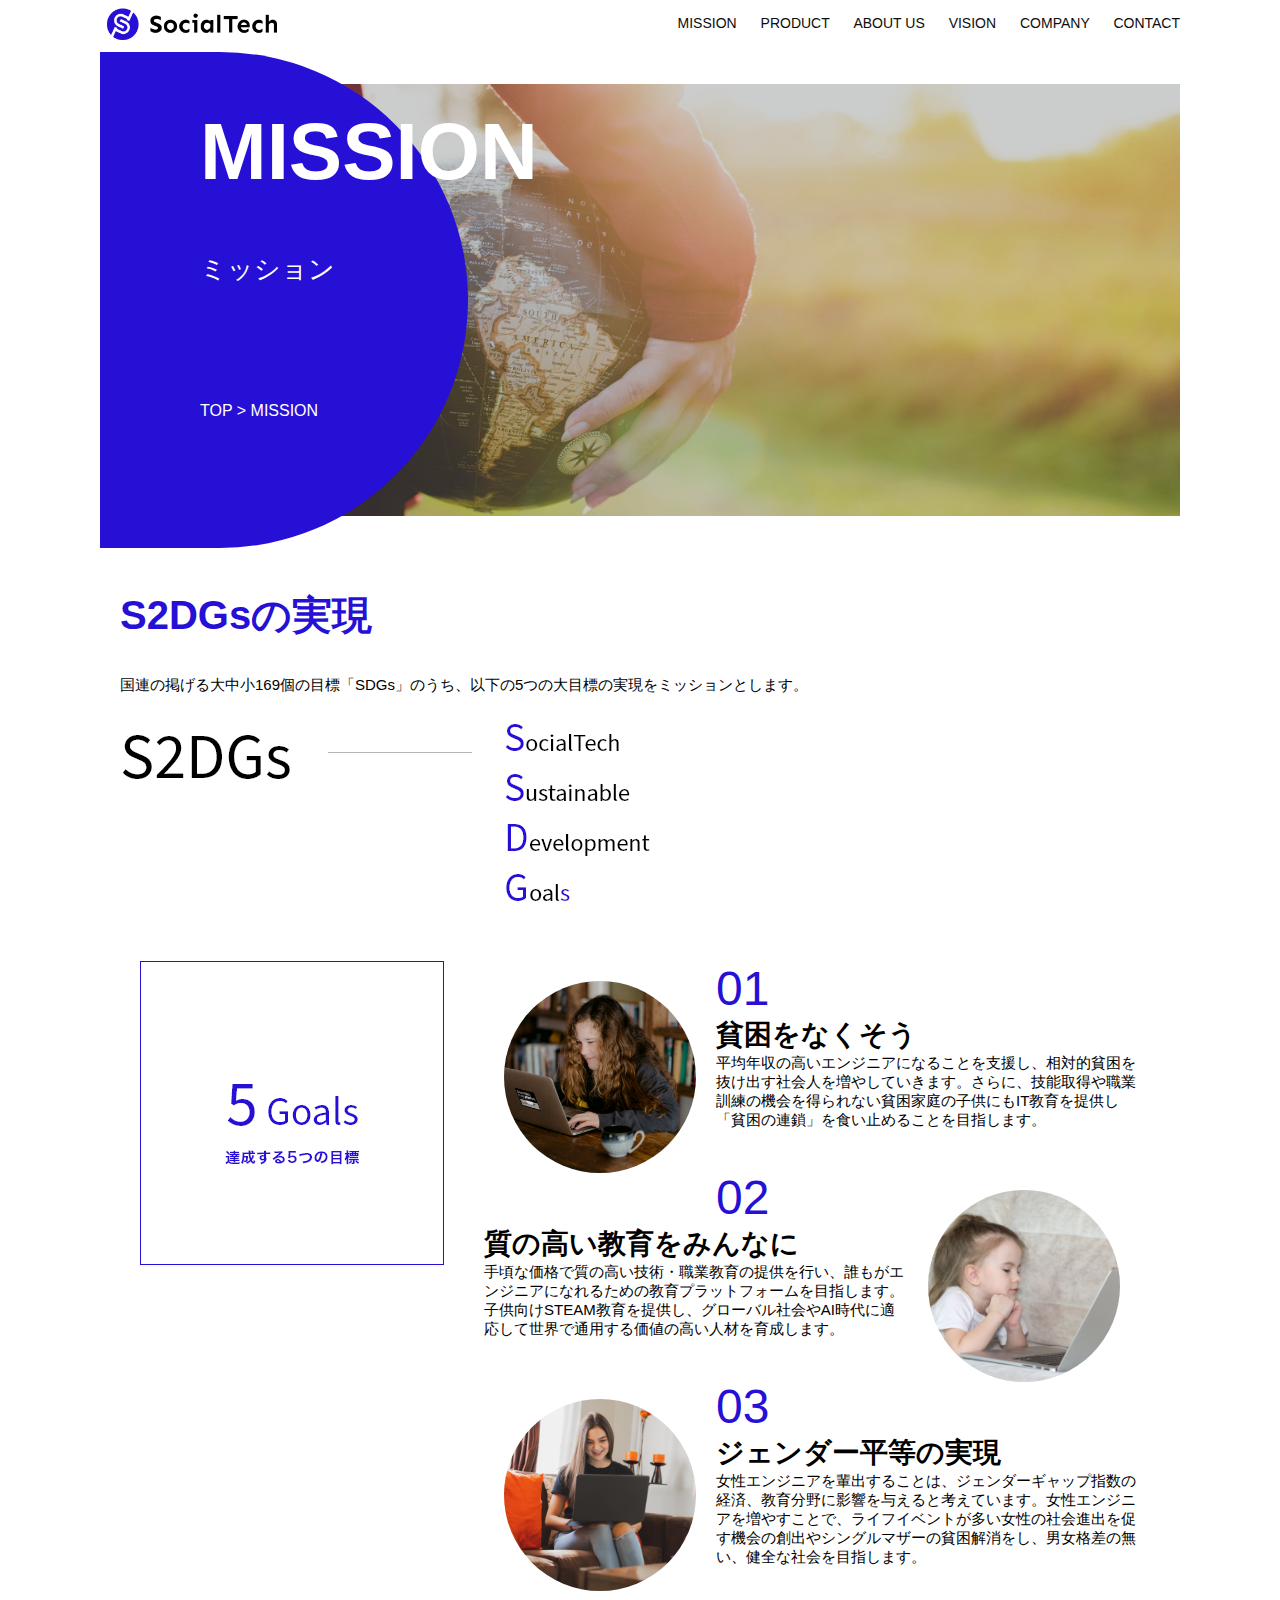
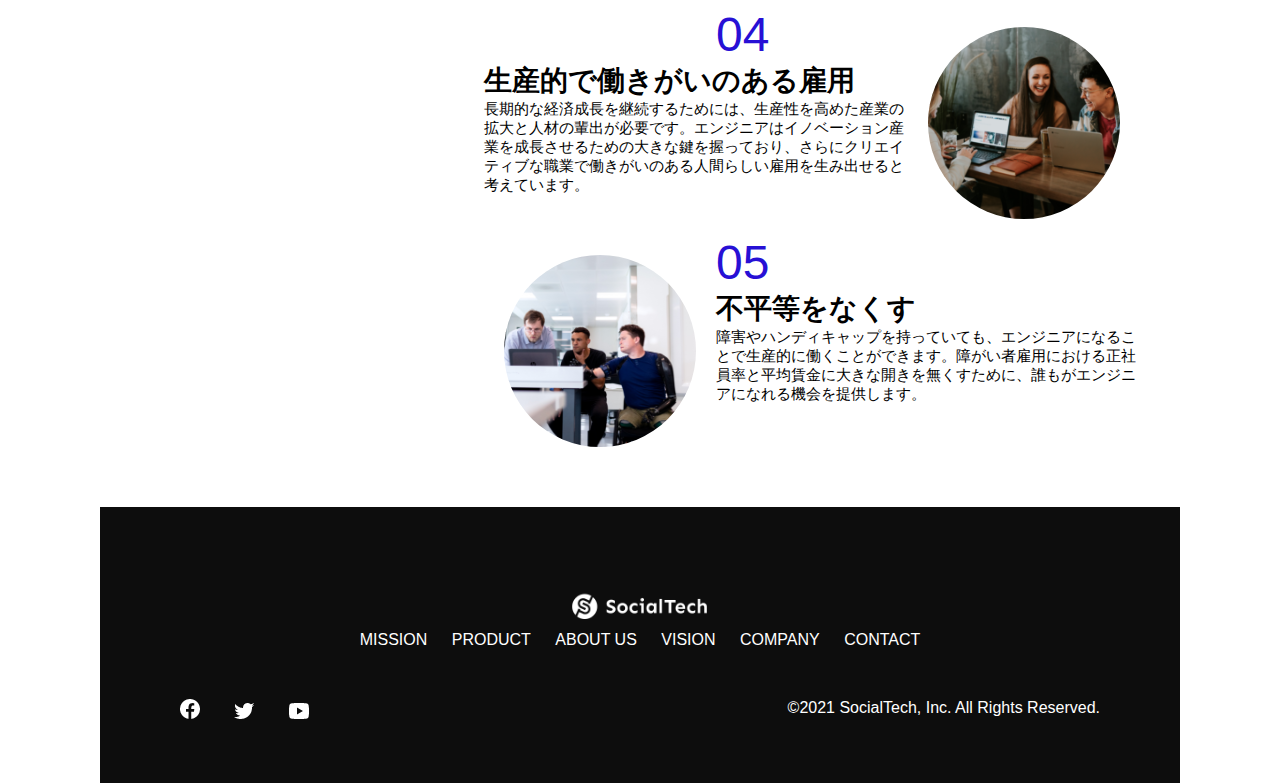
<file: mission.html>
<!DOCTYPE html>
<html>
  <head>
    <title>SocialTech - MISSION ミッション -</title>
    <meta http-equiv="Content-Type" content="text/html;charset=UTF-8">
    <meta name="description" content="SocialTechが目指す5つの目標（S2DGs）を紹介します">
    <meta name="viewport" content="width=device-width, initial-scale=1.0">
    <link rel="stylesheet" href="style.css">
  </head>
  <body>
    <header>
      <a href="index.html" id="logo"><img src="images/logo.png" alt="トップページに戻る"></a>
      <nav id="nav-pc">
        <a href="mission.html">MISSION</a>
        <a href="product.html">PRODUCT</a>
        <a href="index.html#aboutus">ABOUT US</a>
        <a href="index.html#vision">VISION</a>
        <a href="index.html#company">COMPANY</a>
        <a href="index.html#contact">CONTACT</a>
      </nav>
      <img id="menu-sp" src="images/button-menu.png" alt="ナビゲーションを開く" onclick="document.getElementById('nav-sp').style.display = 'block'">
      <nav id="nav-sp">
        <img id="close" src="images/button-close.png" alt="ナビゲーションを閉じる" onclick="document.getElementById('nav-sp').style.display = 'none'">
        <a id="logo-sp" href="index.html" onclick="document.getElementById('nav-sp').style.display = 'none'"><img src="images/logo-sp.png" alt="トップページに戻る"></a>
        <a class="menu" href="mission.html" onclick="document.getElementById('nav-sp').style.display = 'none'">MISSION</a>
        <a class="menu" href="product.html" onclick="document.getElementById('nav-sp').style.display = 'none'">PRODUCT</a>
        <a class="menu" href="index.html#aboutus" onclick="document.getElementById('nav-sp').style.display = 'none'">ABOUT
          US</a>
        <a class="menu" href="index.html#vision" onclick="document.getElementById('nav-sp').style.display = 'none'">VISION</a>
        <a class="menu" href="index.html#company" onclick="document.getElementById('nav-sp').style.display = 'none'">COMPANY</a>
        <a class="menu" href="index.html#contact" onclick="document.getElementById('nav-sp').style.display = 'none'">CONTACT</a>
        <div id="sns">
          <a href="https://www.facebook.com/sejuku2013"><img src="images/button-facebook.png" alt="Facebookのリンク"></a>
          <a href="https://twitter.com/samuraijuku"><img src="images/button-twitter.png" alt="Twitterのリンク"></a>
          <a href="https://www.youtube.com/channel/UCCFOQO5aDK0xXam4cUQXT8g"><img src="images/button-youtube.png" alt="YouTubeのリンク"></a>
        </div>
      </nav>
    </header>
    <main>
      <article>
        <section id="mission-main">
          <div id="mission-title">
            <h1>MISSION</h1>
            <span>ミッション</span>
            <div>TOP > MISSION</div>
          </div>
        </section>
        <section id="mission-s2dgs">
          <h2 class="mission-h2">S2DGsの実現</h2>
          <p>国連の掲げる大中小169個の目標「SDGs」のうち、以下の5つの大目標の実現をミッションとします。</p>
          <img src="images/mission/mission-s2dgs.png" alt="S2DGs">
        </section>
        <section id="mission-5goals">
          <div>
            <img id="s2dgs-image" src="images/mission/mission-5goals.png" alt="5Goals">
          </div>
          <div>
            <div>
              <img class="fivegoals-image-left" src="images/mission/mission-5goals01.png" alt="PCを操作する女の子">
              <span class="fivegoals-number">01</span>
              <h3 class="fivegoals-h3">貧困をなくそう</h3>
              <p class="fivegoals-p">平均年収の高いエンジニアになることを支援し、相対的貧困を抜け出す社会人を増やしていきます。さらに、技能取得や職業訓練の機会を得られない貧困家庭の子供にもIT教育を提供し「貧困の連鎖」を食い止めることを目指します。
              </p>
            </div>

            <div>
              <img class="fivegoals-image-right" src="images/mission/mission-5goals02.png" alt="PCを見つめる小さい女の子">
              <span class="fivegoals-number">02</span>
              <h3 class="fivegoals-h3">質の高い教育をみんなに</h3>
              <p class="fivegoals-p">手頃な価格で質の高い技術・職業教育の提供を行い、誰もがエンジニアになれるための教育プラットフォームを目指します。子供向けSTEAM教育を提供し、グローバル社会やAI時代に適応して世界で通用する価値の高い人材を育成します。</p>
            </div>

            <div>
              <img class="fivegoals-image-left" src="images/mission/mission-5goals03.png" alt="PCを操作する女性">
              <span class="fivegoals-number">03</span>
              <h3 class="fivegoals-h3">ジェンダー平等の実現</h3>
              <p class="fivegoals-p">女性エンジニアを輩出することは、ジェンダーギャップ指数の経済、教育分野に影響を与えると考えています。女性エンジニアを増やすことで、ライフイベントが多い女性の社会進出を促す機会の創出やシングルマザーの貧困解消をし、男女格差の無い、健全な社会を目指します。</p>
            </div>

            <div>
              <img class="fivegoals-image-right" src="images/mission/mission-5goals04.png" alt="笑顔で話し合う3人の男女">
              <span class="fivegoals-number">04</span>
              <h3 class="fivegoals-h3">生産的で働きがいのある雇用</h3>
              <p class="fivegoals-p">長期的な経済成長を継続するためには、生産性を高めた産業の拡大と人材の輩出が必要です。エンジニアはイノベーション産業を成長させるための大きな鍵を握っており、さらにクリエイティブな職業で働きがいのある人間らしい雇用を生み出せると考えています。</p>
            </div>

            <div>
              <img class="fivegoals-image-left" src="images/mission/mission-5goals05.png" alt="障害を持つ男性が生き生きと働く様子">
              <span class="fivegoals-number">05</span>
              <h3 class="fivegoals-h3">不平等をなくす</h3>
              <p class="fivegoals-p">障害やハンディキャップを持っていても、エンジニアになることで生産的に働くことができます。障がい者雇用における正社員率と平均賃金に大きな開きを無くすために、誰もがエンジニアになれる機会を提供します。</p>
            </div>

          </div>
        </section>
      </article>
    </main>
    <footer>
      <div id="footer-logo">
      <img src="images/logo-sp.png" alt="SocialTech">
      <div id="footer-link">
        <a href="mission.html">MISSION</a>
        <a href="product.html">PRODUCT</a>
        <a href="index.html#aboutus">ABOUT US</a>
        <a href="index.html#vision">VISION</a>
        <a href="index.html#company">COMPANY</a>
        <a href="index.html#contact">CONTACT</a>
      </div>
      <div id="sns-footer">
        <a href="https://www.facebook.com/sejuku2013"><img src="images/button-facebook.png" alt="Facebookのリンク"></a>
        <a href="https://twitter.com/samuraijuku"><img src="images/button-twitter.png" alt="Twitterのリンク"></a>
        <a href="https://www.youtube.com/channel/UCCFOQO5aDK0xXam4cUQXT8g"><img src="images/button-youtube.png" alt="YouTubeのリンク"></a>
        <span id="copyright">&copy;2021 SocialTech, Inc. All Rights Reserved.</span>
      </div>
    </footer>
  </body>
</html>
</file>
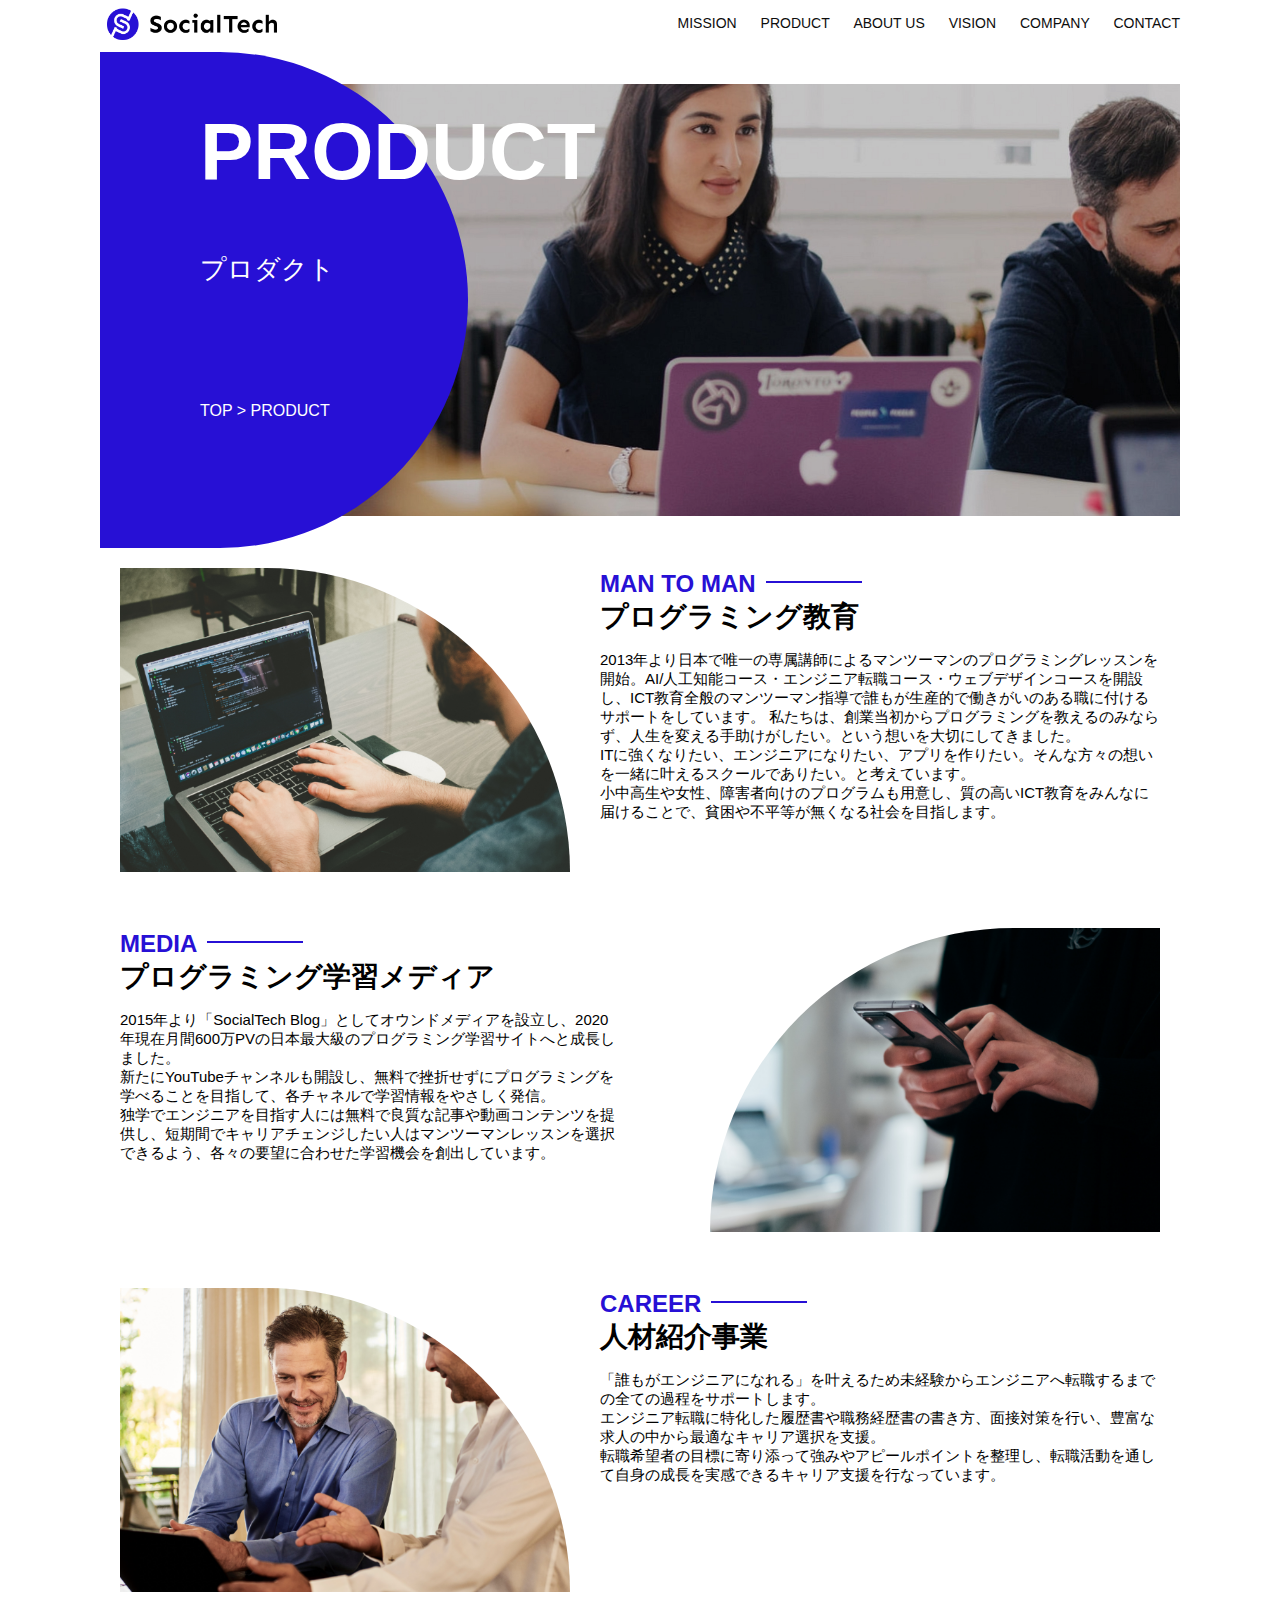
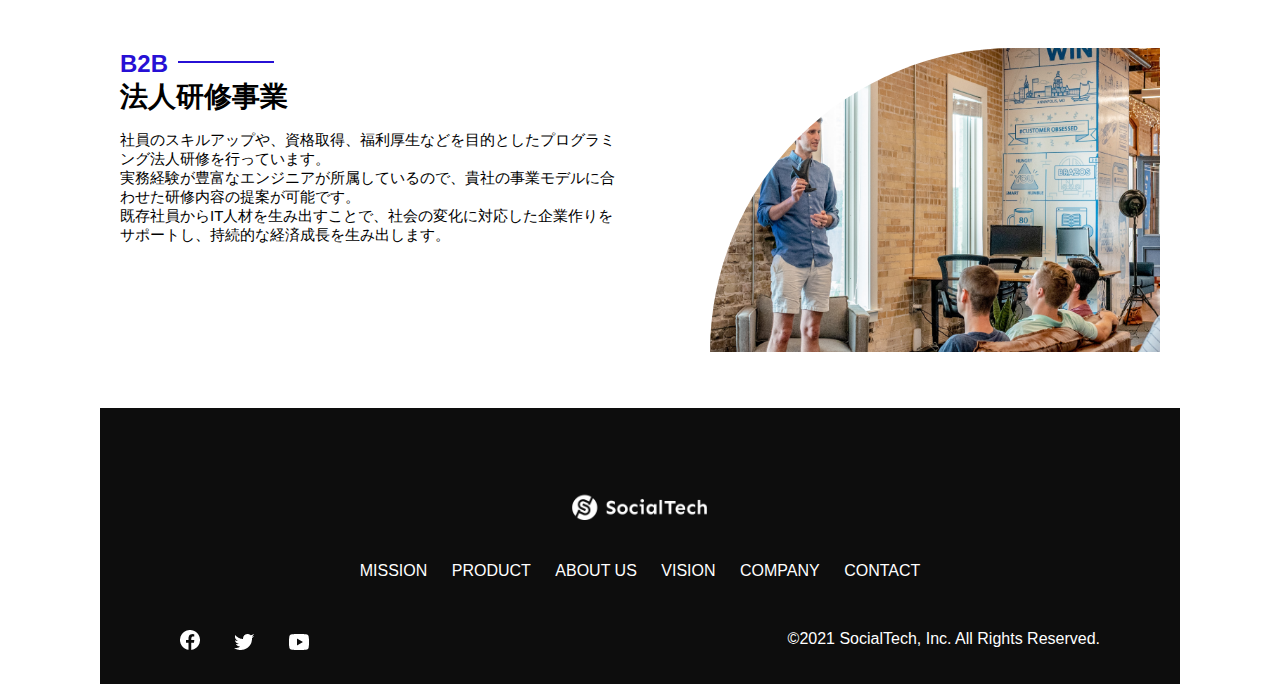
<file: product.html>
<!DOCTYPE html>
  <html>
  <head>
    <title>SocialTech -PRODUCT プロダクト-</title>
    <meta charset="UTF-8">
    <meta name="description" content="SocialTechの4つのプロダクトを紹介します">
    <meta name="viewport" content="width=device-width, initial-scale=1.0">
    <link rel="stylesheet" href="style.css">
  </head>
  
  <body>
    <!-- ヘッダー -->
    <header>
      <!-- ロゴ -->
      <a href="index.html" id="logo"><img src="images/logo.png" alt="トップページに戻る"></a>
  
      <!-- PC用ナビゲーション -->
      <nav id="nav-pc">
        <a href="mission.html">MISSION</a>
        <a href="product.html">PRODUCT</a>
        <a href="index.html#aboutus">ABOUT US</a>
        <a href="index.html#vision">VISION</a>
        <a href="index.html#company">COMPANY</a>
        <a href="index.html#contact">CONTACT</a>
      </nav>
  
      <!-- スマホ用メニューボタン -->
      <img id="menu-sp" src="images/button-menu.png" alt="ナビゲーションを開く" onclick="document.getElementById('nav-sp').style.display = 'block'">
  
      <!-- スマホ用ナビゲーション -->
      <nav id="nav-sp">
        <img id="close" src="images/button-close.png" alt="ナビゲーションを閉じる" onclick="document.getElementById('nav-sp').style.display = 'none'">
        <a id="logo-sp" href="index.html" onclick="document.getElementById('nav-sp').style.display = 'none'"><img
            src="images/logo-sp.png" alt="トップページに戻る"></a>
        <a class="menu" href="mission.html" onclick="document.getElementById('nav-sp').style.display = 'none'">MISSION</a>
        <a class="menu" href="product.html" onclick="document.getElementById('nav-sp').style.display = 'none'">PRODUCT</a>
        <a class="menu" href="index.html#aboutus" onclick="document.getElementById('nav-sp').style.display = 'none'">ABOUT
          US</a>
        <a class="menu" href="index.html#vision"
          onclick="document.getElementById('nav-sp').style.display = 'none'">VISION</a>
        <a class="menu" href="index.html#company"
          onclick="document.getElementById('nav-sp').style.display = 'none'">COMPANY</a>
        <a class="menu" href="index.html#contact"
          onclick="document.getElementById('nav-sp').style.display = 'none'">CONTACT</a>
        <div id="sns">
          <a href="https://www.facebook.com/sejuku2013"><img src="images/button-facebook.png" alt="Facebookのリンク"></a>
          <a href="https://twitter.com/samuraijuku"><img src="images/button-twitter.png" alt="Twitterのリンク"></a>
          <a href="https://www.youtube.com/channel/UCCFOQO5aDK0xXam4cUQXT8g"><img src="images/button-youtube.png" alt="YouTubeのリンク"></a>
        </div>
      </nav>
    </header>
    <main>
      <article>
        <section id="product-main">
          <div id="product-title">
            <h1>PRODUCT</h1>
            <span>プロダクト</span>
            <div>TOP > PRODUCT</div>
          </div>
        </section>

        <section class="product-section1">
          <img src="images/product/product-mantoman.png" alt="PCでコードを書く男性">
          <div>
            <h2 class="product-h2">MAN TO MAN</h2>
            <h3 class="product-h3">プログラミング教育</h3>
            <p>2013年より日本で唯一の専属講師によるマンツーマンのプログラミングレッスンを開始。AI/人工知能コース・エンジニア転職コース・ウェブデザインコースを開設し、ICT教育全般のマンツーマン指導で誰もが生産的で働きがいのある職に付けるサポートをしています。
              私たちは、創業当初からプログラミングを教えるのみならず、人生を変える手助けがしたい。という想いを大切にしてきました。
              <br>ITに強くなりたい、エンジニアになりたい、アプリを作りたい。そんな方々の想いを一緒に叶えるスクールでありたい。と考えています。
              <br>小中高生や女性、障害者向けのプログラムも用意し、質の高いICT教育をみんなに届けることで、貧困や不平等が無くなる社会を目指します。</p>
          </div>
        </section>

        <section class="product-section2">
          <div>
            <h2 class="product-h2">MEDIA</h2>
            <h3 class="product-h3">プログラミング学習メディア</h3>
            <p>2015年より「SocialTech
              Blog」としてオウンドメディアを設立し、2020年現在月間600万PVの日本最大級のプログラミング学習サイトへと成長しました。<br>新たにYouTubeチャンネルも開設し、無料で挫折せずにプログラミングを学べることを目指して、各チャネルで学習情報をやさしく発信。<br>独学でエンジニアを目指す人には無料で良質な記事や動画コンテンツを提供し、短期間でキャリアチェンジしたい人はマンツーマンレッスンを選択できるよう、各々の要望に合わせた学習機会を創出しています。</p>
          </div>
          <img src="images/product/product-media.png" alt="スマートフォンを操作する人">
        </section>

        <section class="product-section1">
          <img src="images/product/product-career.png" alt="笑顔で話し合う2人の男性">
          <div>
            <h2 class="product-h2">CAREER</h2>
            <h3 class="product-h3">人材紹介事業</h3>
            <p>「誰もがエンジニアになれる」を叶えるため未経験からエンジニアへ転職するまでの全ての過程をサポートします。
              <br>エンジニア転職に特化した履歴書や職務経歴書の書き方、面接対策を行い、豊富な求人の中から最適なキャリア選択を支援。
              <br>転職希望者の目標に寄り添って強みやアピールポイントを整理し、転職活動を通して自身の成長を実感できるキャリア支援を行なっています。
              <br></p>
          </div>
        </section>

        <section class="product-section2">
          <div>
            <h2 class="product-h2">B2B</h2>
            <h3 class="product-h3">法人研修事業</h3>
            <p>社員のスキルアップや、資格取得、福利厚生などを目的としたプログラミング法人研修を行っています。
              <br>実務経験が豊富なエンジニアが所属しているので、貴社の事業モデルに合わせた研修内容の提案が可能です。
              <br>既存社員からIT人材を生み出すことで、社会の変化に対応した企業作りをサポートし、持続的な経済成長を生み出します。</p>
          </div>
          <img src="images/product/product-b2b.png" alt="講演中の男性とそれを聴く人々">
        </section>
      </article>
    </main>
      <footer>
        <div id="footer-logo">
          <img src="images/logo-sp.png" alt="SocialTech">
        </div>
        <div id="footer-link">
          <a href="mission.html">MISSION</a>
          <a href="product.html">PRODUCT</a>
          <a href="index.html#aboutus">ABOUT US</a>
          <a href="index.html#vision">VISION</a>
          <a href="index.html#company">COMPANY</a>
          <a href="index.html#contact">CONTACT</a>
        </div>
        <div id="sns-footer">
          <a href="https://www.facebook.com/sejuku2013"><img src="images/button-facebook.png" alt="Facebookのリンク"></a>
          <a href="https://twitter.com/samuraijuku"><img src="images/button-twitter.png" alt="Twitterのリンク"></a>
          <a href="https://www.youtube.com/channel/UCCFOQO5aDK0xXam4cUQXT8g"><img src="images/button-youtube.png" alt="YouTubeのリンク"></a>
          <span id="copyright">&copy;2021 SocialTech, Inc. All Rights Reserved. </span>
        </div>
      </footer>
  </body>
  </html>
</file>
<file: style.css>
body {
  font-family: "Source Sans Pro", "Hiragino Kaku Gothic ProN", Meiryo, Arial, sans-serif;
}
p {
  font-size: 15px;
}
/* PC用のレイアウト */
@media screen and (min-width: 768px){
/* PC用カルーセル設定 */
.carousel {
  width: 885px;
  margin-left: 20px;
}

.carouselImg {
  width: 885px;
}

body {
  max-width: 1080px;
  min-width: 960px;
  margin: 0 auto 0 auto;
}
header {
  display: flex;
  justify-content: space-between;
}
#nav-pc {
  text-align: right;
  font-size: 14px;
  padding-top: 15px;
}
#nav-pc > a {
  text-decoration: none;
  margin-left: 20px;
}
#nav-pc > a:link {
  color: #0d0d0d;
}
#nav-pc > a:visited {
  color: #0d0d0d;
}
#nav-pc > a:hover {
  color: #0d0d0d;
  text-decoration: underline;
}
#nav-pc > a:active {
  color: #0d0d0d;
}
#main-visual {
  position: relative;
  height: 400px;
}
#main-message {
  position: absolute;
  top: 0;
  left: 0;
  background-color: #2710d5;
  color: #fff;
  border-radius: 0 0 476px 0;
  max-width: 620px;
  height: 100%;
  width: 100%;
  z-index: 11;
}
#main-message > h1{
  font-size: 60px;
  font-weight: bold;
  margin: 100px 0 0 50px;
}
#main-message > p {
  font-size: 28px;
  margin: 0 0 0 50px;
}
#main-visual > img {
  max-width: 620px;
  border-radius: 476px 0 0 0;
  position: absolute;
  top: 0;
  right: 0;
  z-index: 10;
}
h2 {
  margin-top: 40px;
}
h2::after {
  content: url("images/line.png");
  margin-left: 10px;
}
h3 {
  font-size: 27px;
}
#mission {
  margin: 0 auto;
  width: 100%;
}
#mission-flex {
  width: 100%;
  display: flex;
}
#mission-flex > div {
  width: 50%;
  margin: 20px;
}
#mission-photo {
  width: 100%;
}
#s2dgs {
  margin-top: 50px;
  width: 100%;
}
#product {
  background-color: #fafafa;
  width: 100%;
  margin: 80px 0 80px 0;
  padding: 10px 40px 0px 40px;
}

/* 外枠 */
#product > div {
  margin-top: 40px;
  display: flex;
}

/* 左のカラム */
#product-left {
  width: 50%;
  margin-right: 20px;
}

/* 右のカラム */
#product-right {
  width: 50%;
  margin-left: 20px;
  margin-top: 80px;
}

/* 画像＋説明の枠 */
#product-left > div {
  position: relative;
  height: 480px;
  margin-right: 20px;
}
#product-right > div {
  position: relative;
  height: 480px;
  margin-left: 20px;
}
.product-photo {
  width: 100%;
}
.product-explain {
  background-color: #fff;
  position: absolute;
  left: 0;
  top: 280px;
  margin: 0 40px;
  padding: 20px;
  box-shadow: 5px 5px 10px rgba(0, 0, 0, 0.05);
}
.product-explain > span {
  color: #2710d5;
  font-weight: bold;
  font-size: 16px;
  margin: 0;
}
.product-explain > h3 {
  font-size: 20px;
  margin: 5px 0;
}
.product-explain > p {
  font-size: 14px;
  margin: 0;
}
#product-more {
  margin: 0 auto -42px auto;
}
#aboutus {
  margin: 80px auto;
}
#aboutus > div {
  display: flex;
}
.culture-img {
  width: 100%;
  align-self: flex-start;
}
.culture-img2 {
  margin-top: 50px;
  width: 100%;
}
.culture-table {
  max-width: 500px;
  margin-right: 50px;
}
.culture-num {
  font-size: 80px;
  color: #2710d5;
  margin-right: 20px;
}
.culture-en {
  color: #2710d5;
  font-weight: bold;
  font-size: 24px;
  display: block;
}
.culture-jp {
  font-size: 28px;
  font-weight: bold;
}
.culture-description {
  margin: 0;
}
#vision {
  margin: 80px auto;
}
#vision > div {
  width: 100%;
  display: flex;
  justify-content: space-between;
  flex-wrap: wrap;
}
.vision-box {
  width: 300px;
  height: 300px;
  margin-bottom: 30px;
  position: relative;
}
.vision-box > img {
  width: 100%;
  height: auto;
  position: absolute;
  top: 0;
  left: 0;
  z-index: 30;
}
.vision-box > span {
  position: absolute;
  top: 0;
  left: 0;
  z-index: 31;
  margin-right: 20px;
}
.vision-box > span > h4 {
  color: #2710d5;
  font-size: 19px;
  margin-top: 80px;
}
.vision-box > span > h4::first-letter {
  font-size: 40px;
}
.vision-box > span > h5 {
  font-size: 20px;
  margin: 0;
}
.vision-box > span > p {
  margin-top: 10px;
}
#company {
  margin: 80px auto;
}
#company-table {
  width: 100%;
}
.tableheader {
  text-align: center;
  padding: 20px;
  border-bottom-color: #2710d5;
  border-bottom-width: 1px;
  border-bottom-style: solid;
  width: 100px;
}
.tableheader-first {
  border-top: solid 1px #2710d5;
  border-bottom: solid 1px blue;
}
.cell {
  padding: 30px;
  border-bottom: solid 1px gray;
}
.cell-first {
  border-top: solid 1px gray;
}
iframe {
  width: 100%;
  height: 368px;
  margin-top: 40px;
}
#contact {
  margin: 80px auto;
}
#contact > form > div {
  display: flex;
  flex-direction: row;
  flex-wrap: wrap;
  padding-bottom: 30px;
}
.contact-heading {
  width: 240px;
  align-self: center; 
}
.contact-label {
  font-weight: bold;
}
.contact-span {
  color: red;
  margin-left: 20px;
  font-weight: bold;
}
.contact-textbox {
  border-top: 0;
  border-left: 0;
  border-right: 0;
  border-bottom: solid 1px #707070;
  background-color: #fafafa;
  width: 400px;
  height: 56px;
}
.contact-textarea {
  border-top: 0;
  border-right: 0;
  border-left: 0;
  border-bottom: solid 1px gray;
  background-color: #fafafa;
  width: 400px;
  height: 200px;
}
details {
  width: 700px;
}
details > div {
  background-color: #fafafa;
  padding: 20px;
}
details > div > span {
  font-weight: bold;
}
footer {
  background-color: #0d0d0d;
  text-align: center;
  padding: 80px 80px 30px 80px;
}
#footer-logo {
  margin-bottom: 30px;
}
#footer-link {
  margin-bottom: 50px;
}
#footer-link > a {
  text-decoration: none;
  margin: 10px;
}
#footer-link > a:link {
  color: #fff;
}
#footer-link > a:visited {
  color: #fff;
}
#footer-link > a:hover {
  color: #fff;
  text-decoration: underline;
}
#footer-link > a:active {
  color: #fff;
}
#sns-footer {
  text-align: left;
  width: 100%;
}
#sns-footer > a {
  margin-right: 30px;
}
#copyright {
  color: #fff;
  float: right;
}
#nav-sp,
#menu-sp {
     display: none;
   }
   /* mission.html用スタイル */
   /* ミッションのメインビジュアル */
  #mission-main {
    height: 496px;
    width: 100%;
    background-image: url("images/mission/mission-main.png");
    background-repeat: no-repeat;
    background-position-y: center;
  }
  #mission-title {
    background-color: #2710d5;
    width: 368px;
    color: #fff;
    height: 496px;
    border-radius: 0 248px 248px 0;
    position: relative;
  }
  #mission-title > h1 {
    position: absolute;
    top: 0;
    left: 100px;
    font-size: 80px;
  }
  #mission-title > span {
    position: absolute;
    top: 200px;
    left: 100px;
    font-size: 26px;
  }
  #mission-title > div {
    position: absolute;
    top: 350px;
    left: 100px;
    font-size: 16px;
  }
  #mission-s2dgs {
    width: 100%;
    margin: 20px;
  }
  .mission-h2 {
    color: #2710d5;
    font-size: 40px;
  }
  .mission-h2::after {
    content: none;
  }
  #mission-5goals {
    margin: 20px;
    display: flex;
  }
  #mission-5goals > div {
    flex-grow: 1;
    padding: 20px;
  }
  #mission-5goals > div > div {
    margin-bottom: 40px;
  }
  .fivegoals-image-right {
    float: right;
    margin: 20px;
  }
  .fivegoals-image-left {
    float: left;
    margin: 20px;
  }
  .fivegoals-number {
    color: #2710d5;
    font-size: 48px;
    margin: 0;
  }
  .fivegoals-h3 {
    font-size: 28px;
    margin: 0;
  }
  .fivegoals-p {
    margin: 0;
  }
  #product-main {
    height: 496px;
    width: 100%;
    background-image: url("images/product/product-main.png");
    background-repeat: no-repeat;
    background-position-y: center;
  }
  #product-title {
    background-color: #2710d5;
    width: 368px;
    color: #fff;
    height: 496px;
    border-radius: 0 248px 248px 0;
    position: relative;
  }
  #product-title > h1 {
    position: absolute;
    top: 0;
    left: 100px;
    font-size: 80px;
  }
  #product-title > span {
    position: absolute;
    top: 200px;
    left: 100px;
    font-size: 26px;
  }
  #product-title > div {
    position: absolute;
    top: 350px;
    left: 100px;
    font-size: 16px;
  }
  .product-section1 {
    position: relative;
    margin: 20px;
    height: 340px;
  }
  .product-section1 > img {
    position: absolute;
    top: 0;
    left: 0;
    width: 450px;
    margin: 0 40px 30px 0;
    border-radius: 0 432px 0 0;
  }
  .product-section1 > div {
    position: absolute;
    top: 0;
    left: 480px;
  }
  .product-section2 {
    position: relative;
    margin: 20px;
    height: 340px;
  }
  .product-section2 > img {
    position: absolute;
    top: 0;
    right: 0;
    width: 450px;
    margin: 0 0 30px 40px;
    border-radius: 432px 0 0 0;
  }
  .product-section2 > div {
    width: 500px;
    position: absolute;
    top: 0;
    left: 0;
  }
  .product-h2 {
    color: #2710d5;
    font-size: 24px;
    margin: 0;
  }
  .product-h3 {
    font-size: 28px;
    margin: 0;
  }
}
/* スマートフォン用のレイアウト */
@media screen and (max-width: 767px){
  
  /* スマホ用カルーセル設定 */
  .carousel {
    width: 375px;
    margin: 0 auto 0 auto;
  }

  .carouselImg {
    width: 375px;
  }
  
  body {
    min-width: 375px;
    margin: 0;
  }
  #nav-pc {
    display: none;
  }
  #menu-sp {
    position: absolute;
    top: 0px;
    right: 0px;
  }
  #nav-sp {
    background-color: #2710d5;
    position: absolute;
    top: 0;
    left: 0;
    width: 100%;
    height: 100%;
    display: none;
    z-index: 100;
  }
  #close {
    position: absolute;
    top: 20px;
    right: 20px;
  }
  #logo-sp {
    margin: 80px 0 30px 20px;
  }
  #nav-sp > a {
    display: block;
  }
  #nav-sp > a:link {
    color: #fff;
  }
  #nav-sp > a:visited {
    color: #fff;
  }
  #nav-sp > a:hover {
    color: #fff;
    text-decoration: underline;
  }
  #nav-sp > a:active {
    color: #fff;
  }
  #nav-sp > .menu {
    text-decoration: none;
    display: block;
    margin: 0 20px;
    height: 44px;
    font-size: 16px;
    background-image: url("images/arrow.png");
    background-repeat: no-repeat;
    background-position:  right top;
  }
  #sns {
    position: absolute;
    bottom: 20px;
    left: 20px;
  }
  #sns > a {
    margin-right: 30px;
  }
  #main-visual {
    position: relative;
    height: 470px;
    width: 100%;
    overflow: hidden;
  }
  #main-visual > div {
    position: absolute;
    top: 0;
    left: 0;
    background-color: #2710d5;
    color: #fff;
    border-radius: 0 0 476px 0;
    text-align: center;
    height: 280px;
    width: 100%;
    z-index: 11;
  }
  #main-visual > div > h1 {
    font-size: 28px;
    margin: 90px 0 0 0;
  }
  #main-visual > div > p {
    margin: 0;
  }
  #main-visual > img {
    width: 100%;
    border-radius: 476px 0 0 0;
    z-index: 10;
    position: absolute;
    bottom: 0;
    right: 0;
  }
  h2::after {
    content: url("images/line.png");
    margin-left: 10px;
  }
  #mission > h3 {
    font-size: 24px;
    margin-top: 10px;
  }
  #mission {
    margin: 20px;
  }
  #mission-photo,#s2dgs {
    width: 100%;
  }
  #product {
    background-color: #fafafa;
    padding-top: 10px;
  }
  #product h2 {
    margin-left: 20px;
  }
  #product-left, 
  #product-right {
    margin: 0 20px;
  }
  #product-left > div, 
  #product-right > div {
    position: relative;
    height: 540px;
  }
  .product-explain {
    background-color: #fff;
    position: absolute;
    left: 0;
    bottom: 50px;
    padding: 20px;
    box-shadow: 5px 5px 10px rgba(0, 0, 0, 0.05);
  }
  .product-explain > span {
    color: #2710d5;
    font-weight: bold;
    font-size: 16px;
    margin: 0;
  }
  .product-explain > h3 {
    margin: 10px 0;
  }
  .product-photo {
    width: 100%;
  }
  #product-more > img {
    margin: 0 0 -42px 20px;
  }
  #aboutus {
    margin: 80px 20px;
  }
  #aboutus > div {
    display: flex;
    flex-direction: column;
  }
  .culture-table {
    width: 100%;
    padding-right: 20px;
    order: 2;
  }
  .culture-img {
    width: 100%;
    order: 1;
  }
  .culture-img2 {
    width: 100%;
  }
  .culture-num {
    font-size: 80px;
    color: #2710d5;
  }
  .culture-en {
    color: #2710d5;
    font-weight: bold;
    font-size: 24px;
    display: block;
  }
  .culture-jp {
    display: block;
  }
  .culture-description {
    margin: 0;
  }
  #vision {
    margin: 80px 20px;
  }
  .vision-box {
    width: 300px;
    height: 300px;
    margin-bottom: 30px;
    position: relative;
  }
  .vision-box > img {
    width: 100%;
    height: auto;
    position: absolute;
    top: 0;
    left: 0;
    z-index: 30;
  }
  .vision-box > span {
    position: absolute;
    z-index: 31;
    margin-right: 20px;
  }
  .vision-box > span > h4 {
    color: #2710d5;
    font-size: 19px;
    margin-top: 60px;
  }
  .vision-box > span > h5 {
    font-size: 20px;
    margin: 0;
  }
  .vision-box > span > p {
    margin-top: 10px;
  }
  #company {
    margin: 0 20px;
  }
  #company > h3 {
    margin-bottom: 20px;
  }
  #company > table {
    width: 100%;
  }
  .tableheader-first {
    text-align: left;
    padding: 20px;
    border-bottom: solid 1px #2710d5;
    border-top: solid 1px #2710d5;
  }
  .tableheader {
    text-align: left;
    padding: 20px;
    border-bottom: solid 1px #2710d5;
    width: 50%;
  }
  .cell {
    padding: 20px;
    border-bottom: solid 1px #ececec;
  }
  .cell-first {
    padding: 20px;
    border-bottom: solid 1px #ececec;
    border-top: solid 1px #ececec;
  }
  #company > iframe {
    width: 100%;
    height: 240px;
    margin-top: 40px;
  }
  #contact {
    margin: 80px 20px;
  }
  #contact > h3 {
    margin-bottom: 20px;
  }
  #contact > form > div {
    margin-bottom: 20px;
  }
  .contact-heading {
    margin-bottom: 20px;
  }
  .contact-label {
    font-weight: bold;
  }
  .contact-span {
    color: #ce2222;
    margin-left: 20px;
    font-weight: bold;
  }
  .contact-textbox {
    height: 56px;
    border-top: 0;
    border-left: 0;
    border-right: 0;
    background-color: #fafafa;
    border-bottom: solid 1px #707070;
    min-width: 300px;
    width: 100%;
  }
  .contact-textarea {
    height: 150px;
    border-top: 0;
    border-left: 0;
    border-right: 0;
    background-color: #fafafa;
    width: 100%;
  }
  .radiobutton {
    margin-bottom: 20px;
  }
  .radiobutton + label::after {
    content: "\A";
    white-space: pre;
  }
  footer {
    background-color: #0d0d0d;
    padding: 30px 20px 50px 20px;
  }
  #footer-logo {
    margin-bottom: 30px;
  }
  #footer-link {
    margin-bottom: 50px;
  }
  #footer-link > a {
    text-decoration: none;
    margin: 0 20px 30px 0;
    display: block;
    background-image: url("images/arrow.png");
    background-repeat: no-repeat;
    background-position: right top;
  }
  #footer-link > a:link {
    color: #fff;
  }
  #footer-link > a:visited {
    color: #fff;
  }
  #footer-link > a:hover {
    color: #fff;
    text-decoration: underline;
  }
  #footer-link > a:active {
    color: #fff;
  }
  #sns-footer > a {
    margin-right: 30px;
  }
  #copyright {
    font-size: 12px;
    display: block;
    margin-top: 30px;
    color: #fff;
  }
  #mission-main {
    height: 256px;
    width: 100%;
    background-image: url("images/mission/mission-main.png");
    background-repeat: no-repeat;
    background-position-y: center;
    background-size: auto 208px;
  }
  #mission-title {
    background-color: #2710d5;
    width: 136px;
    color: #fff;
    height: 256px;
    border-radius: 0 248px 248px 0;
    position: relative;
  }
  #mission-title > h1 {
    position: absolute;
    top: 0;
    left: 20px;
    font-size: 40px;
  }
  #mission-title > span {
    position: absolute;
    top: 110px;
    left: 20px;
    font-size: 18px;
  }
  #mission-title > div {
    position: absolute;
    top: 180px;
    left: 20px;
    font-size: 13px;
  }
  #mission-s2dgs {
    margin: 20px;
  }
  .mission-h2 {
    color: #2710d5;
    font-size: 38px;
  }
  .mission-h2::after {
    content: none;
  }
  #mission-s2dgs > img {
    width: 100%;
  }
  #mission-5goals {
    margin: 20px;
  }
  #mission-5goals > div > div {
    margin-bottom: 40px;
  }
  #s2dgs-image {
    width: 100%;
  }
  .fivegoals-image-right {
    margin: 20px auto;
    display: block;
  }
  .fivegoals-image-left {
    margin: 20px auto;
    display: block;
  }
  .fivegoals-number {
    color: #2710d5;
    font-size: 48px;
    margin: 0;
  }
  .fivegoals-h3 {
    font-size: 28px;
    margin: 0;
  }
  .fivegoals-p {
    margin: 0;
  }
  #product-main {
    height: 256px;
    width: 100%;background-image: url("images/product/product-main.png");
    background-repeat: no-repeat;
    background-position-y: center;
    background-size: auto 208px;
  }
  #product-title {
    background-color: #2710d5;
    width: 136px;
    color: #fff;
    height: 256px;
    border-radius: 0 248px 248px 0;
    position: relative;
  }
  #product-title > h1 {
    position: absolute;
    top: 0;
    left: 20px;
    font-size: 40px;
  }
  #product-title > span {
    position: absolute;
    top: 110px;
    left: 20px;
    font-size: 13px;
  }
  #product-title > div {
    position: absolute;
    top: 180px;
    left: 20px;
    font-size: 13px;
  }
  .product-section1 {
    margin: 20px;
  }
  .product-section1 > img {
    width: 100%;
    border-radius: 0 300px 0 0;
  }
  .product-section2 {
    margin: 20px;
    display: flex;
    flex-direction: column;
  }
  .product-section2 > img {
    order: 1;
    width: 100%;
    border-radius: 300px 0 0 0;
  }
  .product-section2 > div {
    order: 2;
  }
  .product-h2 {
    color: #2710d5;
    font-size: 24px;
    margin: 0;
  }
  .product-h3 {
    font-size: 28px;
    margin: 0;
  }
}
</file>
